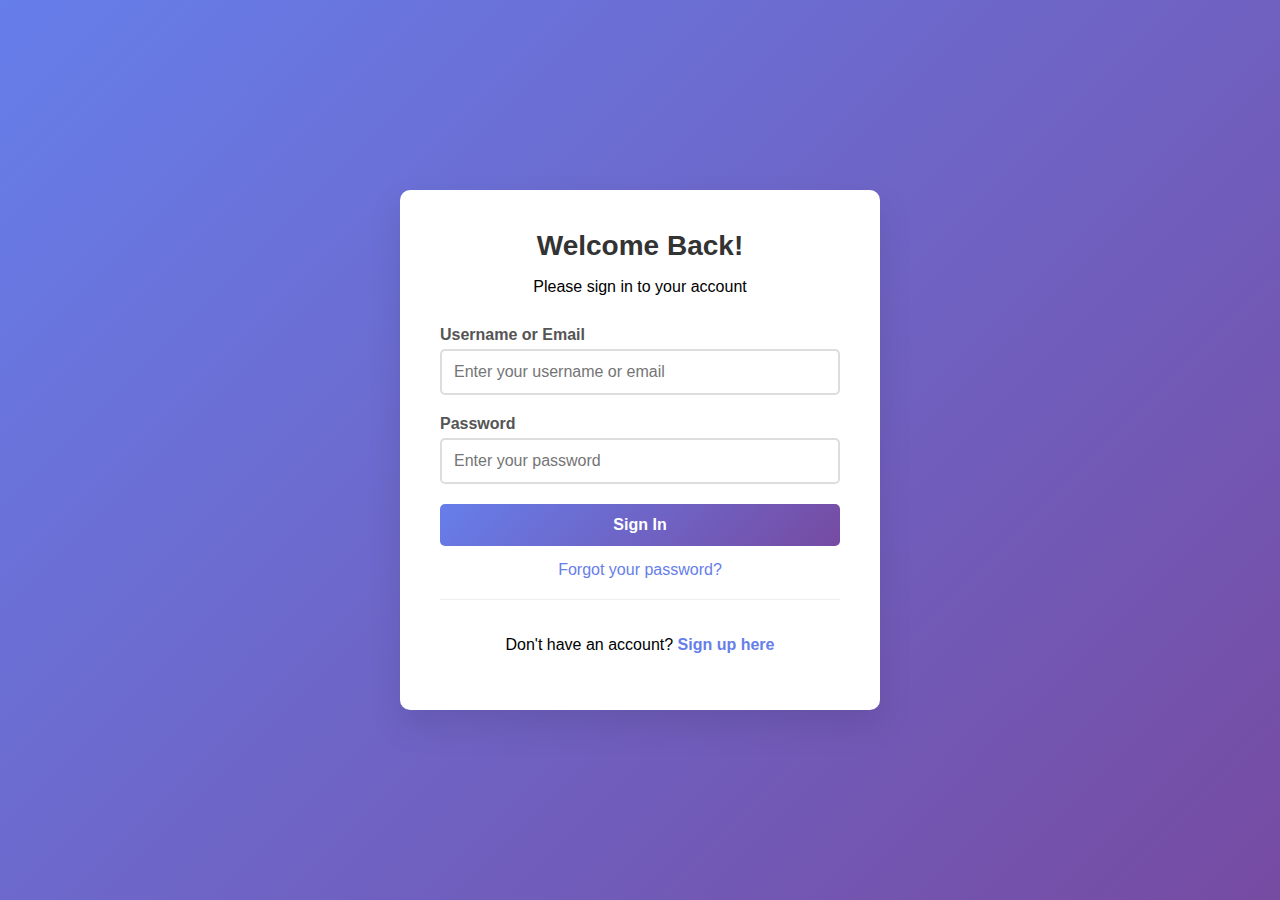
<file: .github/login.html>
<!DOCTYPE html>
<html lang="en">
<head>
    <meta charset="UTF-8">
    <meta name="viewport" content="width=device-width, initial-scale=1.0">
    <title>Login Page</title>
    <style>
        body {
            font-family: Arial, sans-serif;
            background: linear-gradient(135deg, #667eea 0%, #764ba2 100%);
            margin: 0;
            padding: 0;
            display: flex;
            justify-content: center;
            align-items: center;
            min-height: 100vh;
        }

        .login-container {
            background: white;
            padding: 40px;
            border-radius: 10px;
            box-shadow: 0 15px 35px rgba(0, 0, 0, 0.1);
            width: 100%;
            max-width: 400px;
        }

        .login-header {
            text-align: center;
            margin-bottom: 30px;
        }

        .login-header h1 {
            color: #333;
            margin: 0;
            font-size: 28px;
        }

        .form-group {
            margin-bottom: 20px;
        }

        .form-group label {
            display: block;
            margin-bottom: 5px;
            color: #555;
            font-weight: bold;
        }

        .form-group input {
            width: 100%;
            padding: 12px;
            border: 2px solid #ddd;
            border-radius: 5px;
            font-size: 16px;
            box-sizing: border-box;
            transition: border-color 0.3s;
        }

        .form-group input:focus {
            outline: none;
            border-color: #667eea;
        }

        .login-button {
            width: 100%;
            padding: 12px;
            background: linear-gradient(135deg, #667eea 0%, #764ba2 100%);
            color: white;
            border: none;
            border-radius: 5px;
            font-size: 16px;
            font-weight: bold;
            cursor: pointer;
            transition: transform 0.2s;
        }

        .login-button:hover {
            transform: translateY(-2px);
        }

        .forgot-password {
            text-align: center;
            margin-top: 15px;
        }

        .forgot-password a {
            color: #667eea;
            text-decoration: none;
        }

        .forgot-password a:hover {
            text-decoration: underline;
        }

        .signup-link {
            text-align: center;
            margin-top: 20px;
            padding-top: 20px;
            border-top: 1px solid #eee;
        }

        .signup-link a {
            color: #667eea;
            text-decoration: none;
            font-weight: bold;
        }
    </style>
</head>
<body>
    <div class="login-container">
        <div class="login-header">
            <h1>Welcome Back!</h1>
            <p>Please sign in to your account</p>
        </div>
        
        <form>
            <div class="form-group">
                <label for="username">Username or Email</label>
                <input type="text" id="username" name="username" placeholder="Enter your username or email" required>
            </div>
            
            <div class="form-group">
                <label for="password">Password</label>
                <input type="password" id="password" name="password" placeholder="Enter your password" required>
            </div>
            
            <button type="submit" class="login-button">Sign In</button>
        </form>
        
        <div class="forgot-password">
            <a href="#">Forgot your password?</a>
        </div>
        
        <div class="signup-link">
            <p>Don't have an account? <a href="#">Sign up here</a></p>
        </div>
    </div>
</body>
</html>
</file>
